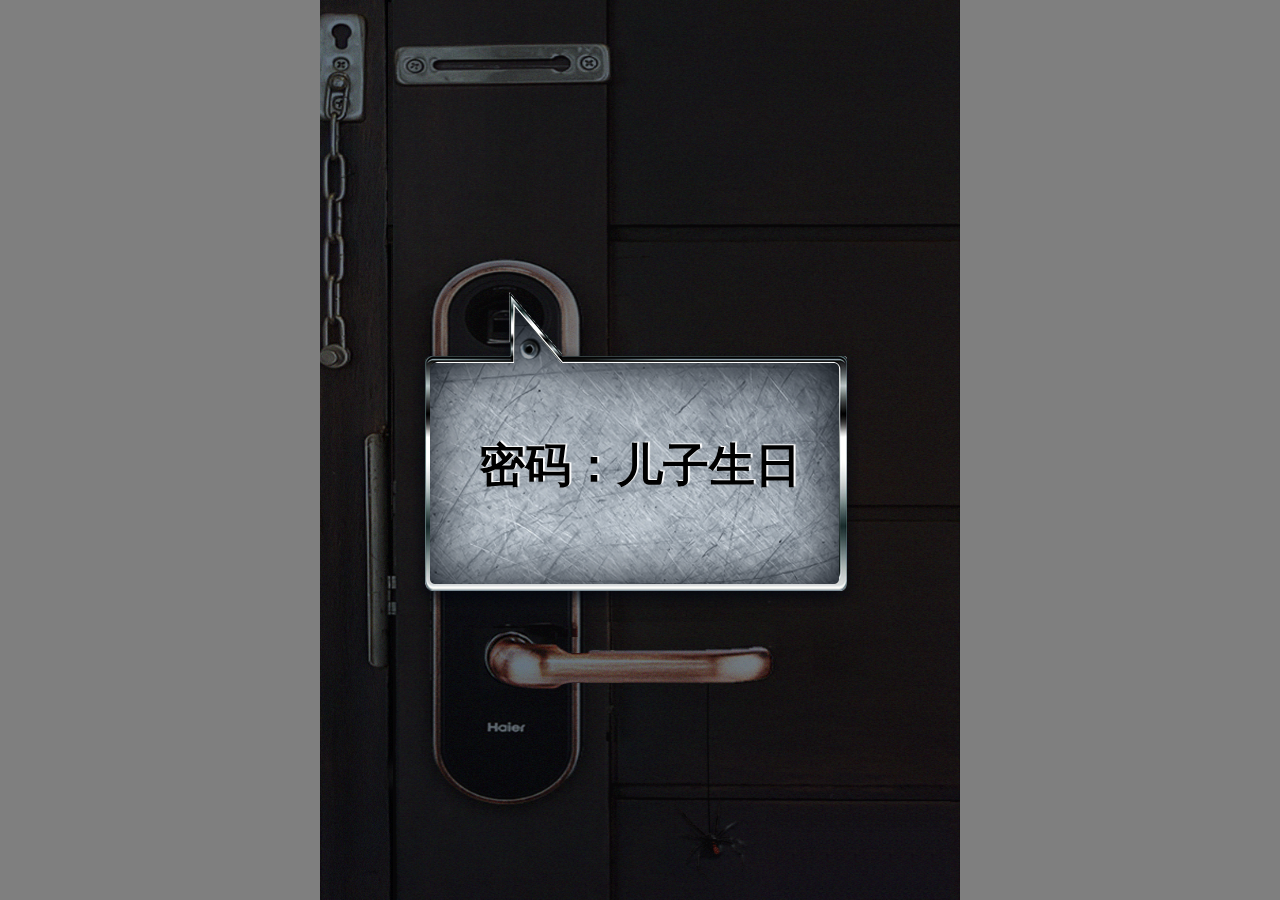
<file: index.html>
<!DOCTYPE html>
<html>
<head>
<meta charset="utf-8">
<meta name="apple-touch-fullscreen" content="YES" />
<meta name="format-detection" content="telephone=no" />
<meta name="apple-mobile-web-app-capable" content="yes" />
<meta name="apple-mobile-web-app-status-bar-style" content="black" />
<meta http-equiv="Expires" content="-1" />
<meta http-equiv="pragram" content="no-cache" />


<link href="https://changliang0808.github.io/login/css/css.css" type="text/css" rel="stylesheet"/>
<title>密码</title>
<!--移动端版本兼容 -->
<script type="text/javascript">
    var phoneWidth =  parseInt(window.screen.width);
    var phoneScale = phoneWidth/640;
    var ua = navigator.userAgent;
    if (/Android (\d+\.\d+)/.test(ua)){
        var version = parseFloat(RegExp.$1);
        // andriod 2.3
        if(version>2.3){
            document.write('<meta name="viewport" content="width=640, minimum-scale = '+phoneScale+', maximum-scale = '+phoneScale+', target-densitydpi=device-dpi">');
        // andriod 2.3以上
        }else{
            document.write('<meta name="viewport" content="width=640, target-densitydpi=device-dpi">');
        }
        // 其他系统
    } else {
        document.write('<meta name="viewport" content="width=640, user-scalable=no, target-densitydpi=device-dpi">');
    }
    //微信去掉下方刷新栏
    if(RegExp("MicroMessenger").test(navigator.userAgent)){
        document.addEventListener('WeixinJSBridgeReady', function onBridgeReady() {
            WeixinJSBridge.call('hideToolbar');
        });
    }
</script>

<script src="https://changliang0808.github.io/js/jquery-2.1.1.min.js"></script>

<script src="https://changliang0808.github.io/login/js/door.js"></script>

</head>
<body>

<div class="men_cen">
	<!--门-->
    <div class="menkai ">
    	<img src="https://changliang0808.github.io/login/images/men_kaiR.png"/>
     	<span><img src="https://changliang0808.github.io/login/images/bashou.png"/></span>
     </div>
     <!-- 键盘区 -->
    <div class="jianpan"></div>
    <!--光-->
    <div class="kaimen_guang"></div>
    <!--密码-->
    <div class="mimasuo none">
    	<div class="nima_num">
        	<ul id="carnum" >
            	<li>1</li>
                <li>2</li>
                <li>3</li>
                <li>4</li>
                <li>5</li>
                <li>6</li>
                <li>7</li>
                <li>8</li>
                <li>9</li>
                <li>*</li>
                <li>0</li>
                <li ><img src="https://changliang0808.github.io/login/images/qinling.png"/></li>
            </ul>
        </div>
    </div>

    <!--输入密码-->
    <div class="srmima none">
    	<span></span>
    </div>
</div>

   <!--密码错误提示-->
<div class="mimcw_zezc" style="display:none" id="cyts">
    <div class="tac_mimcw">
   		<span>密码错误</span>
        <img src="https://changliang0808.github.io/login/images/an_zsyc.png"/>
    </div>
</div>

   <!--密码错误提示-->
<div class="mimcw_zezc "  id="mimts"  >
    <div class="tac_mimcw">
    	<b>密码：儿子生日</b>
    </div>
</div>
</body>
</html>
</file>
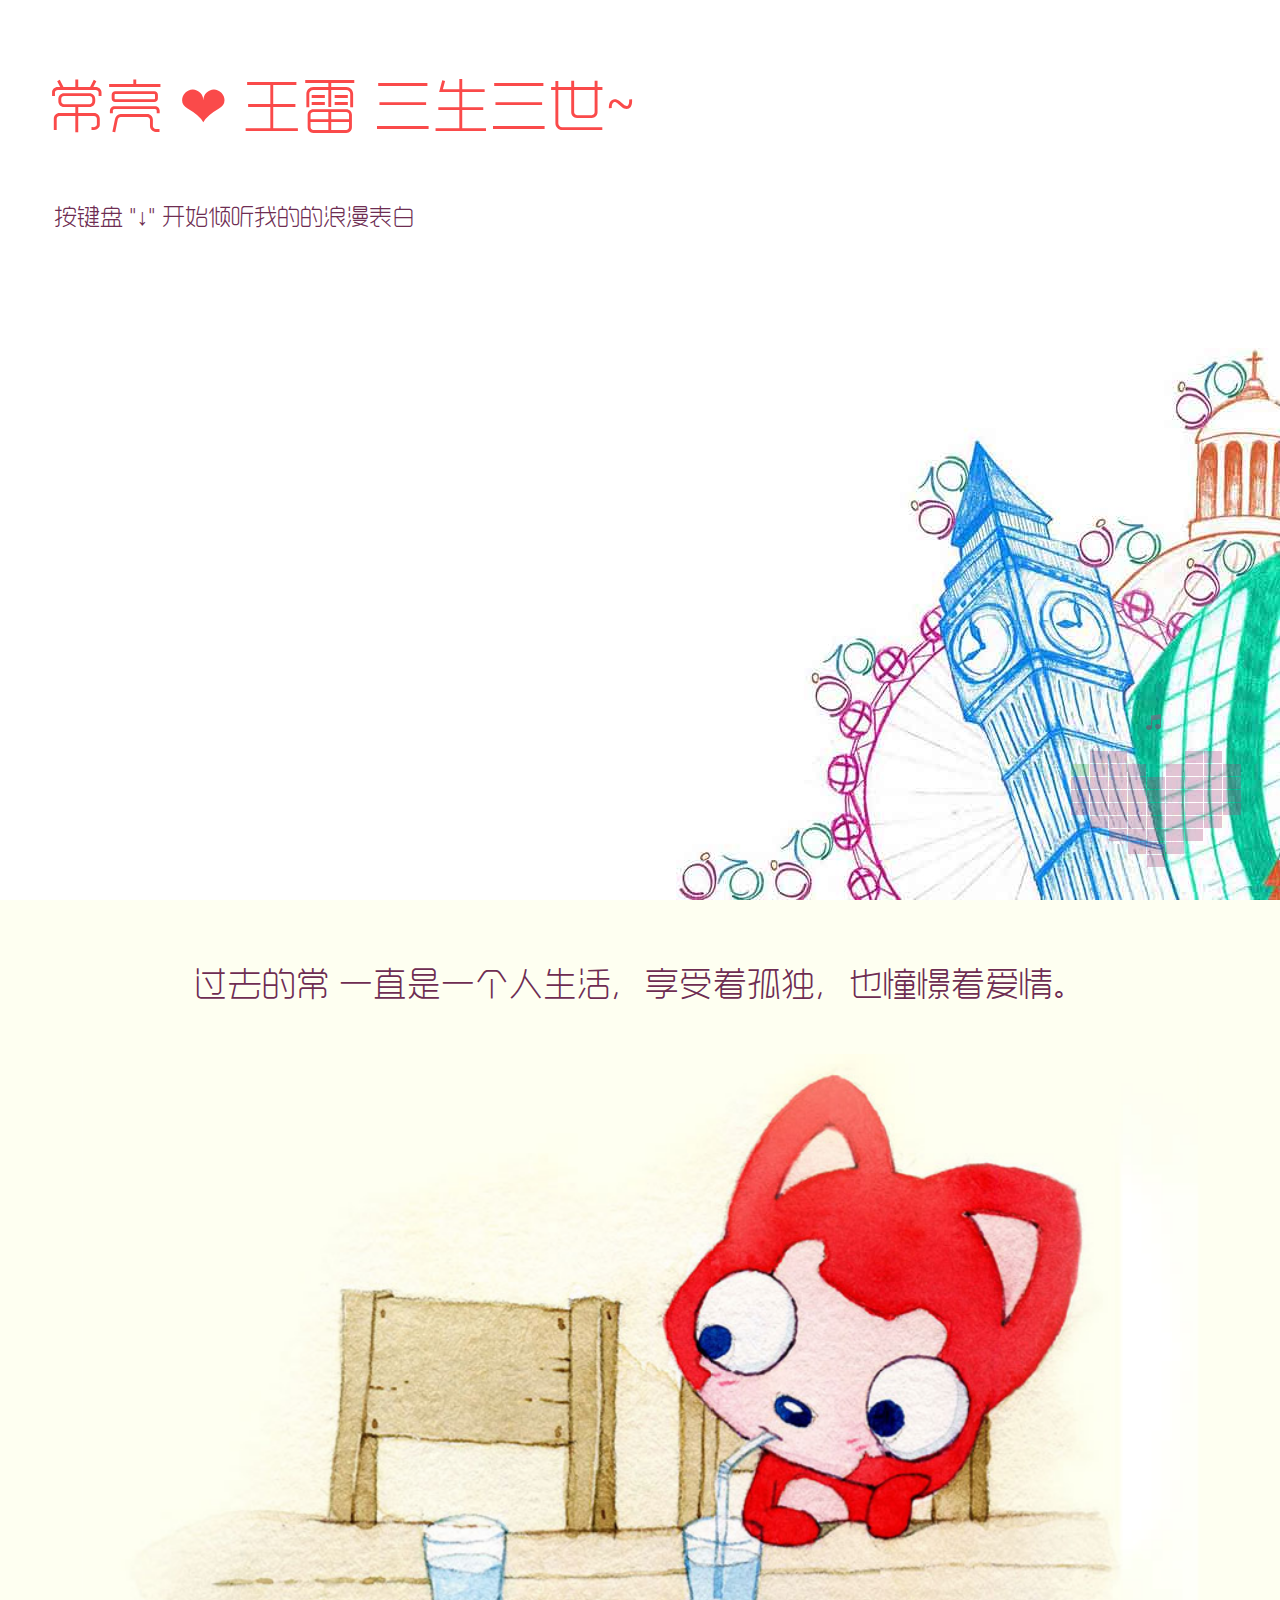
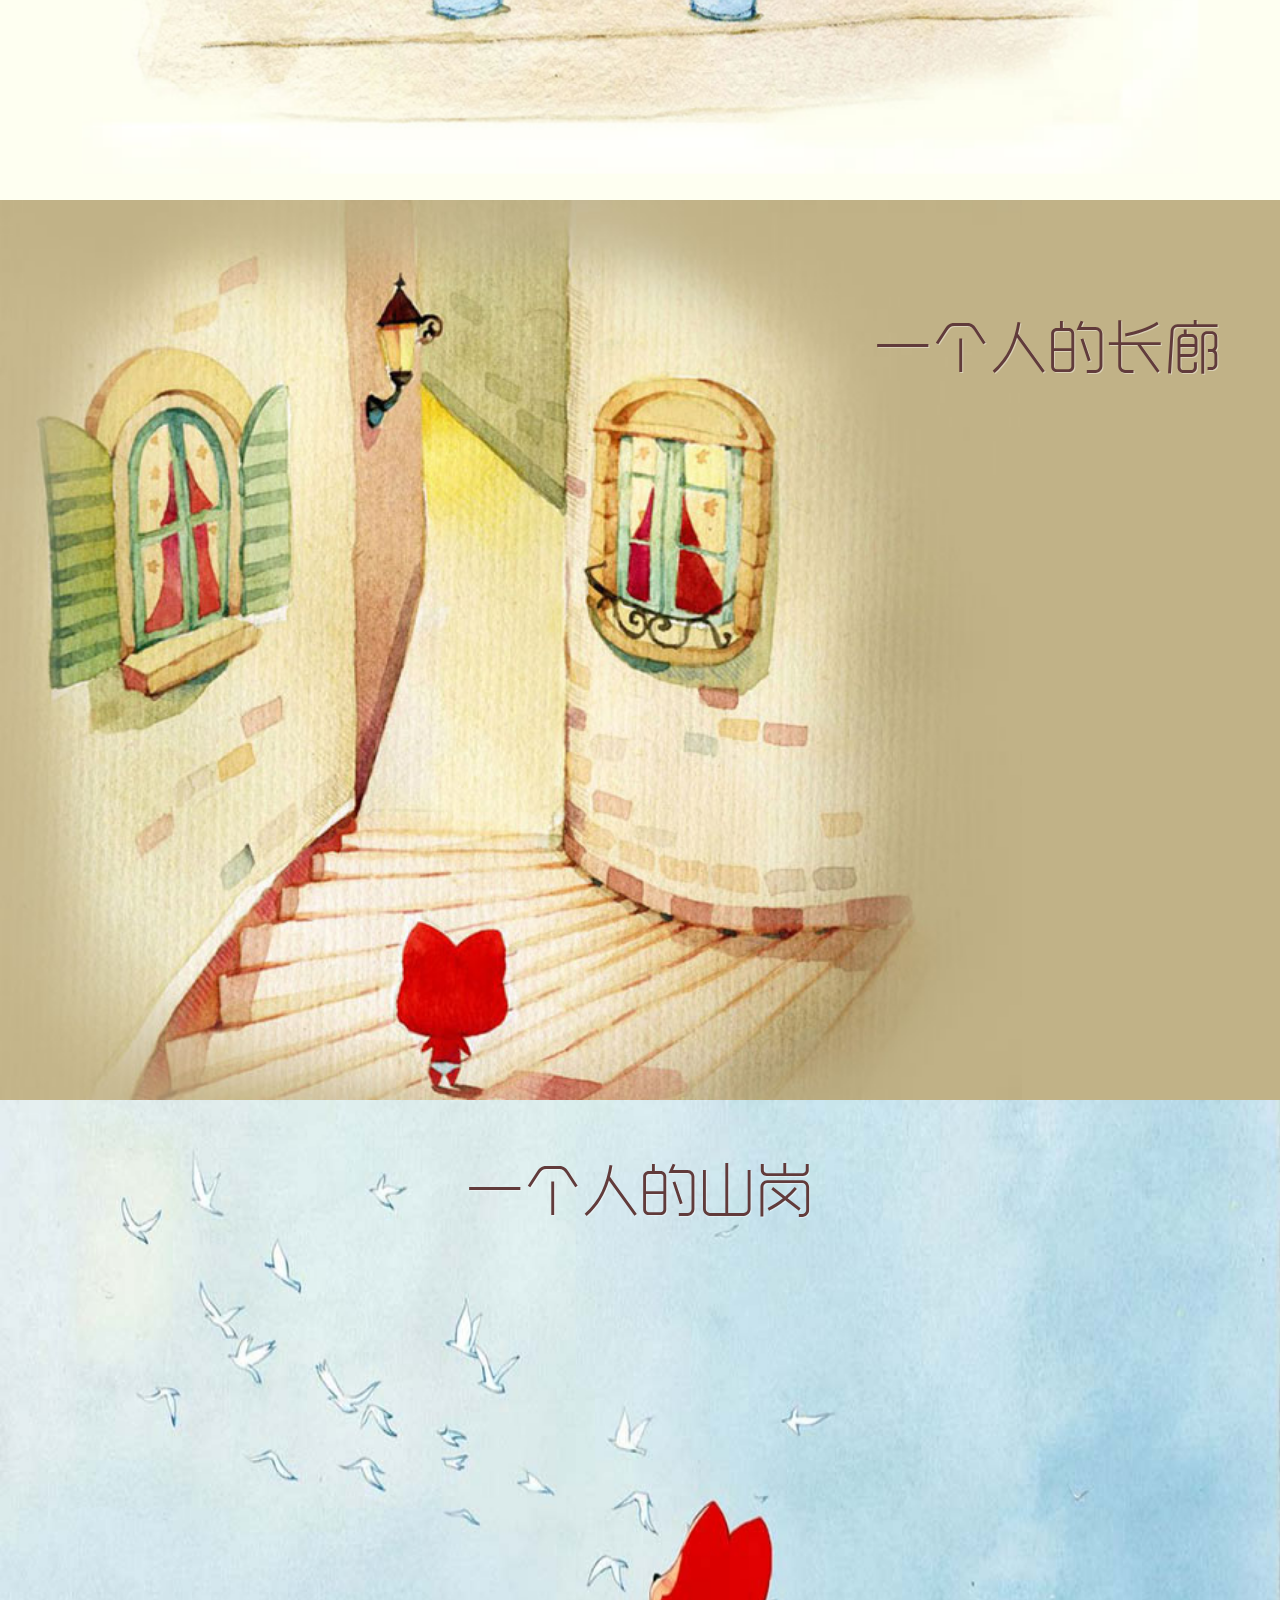
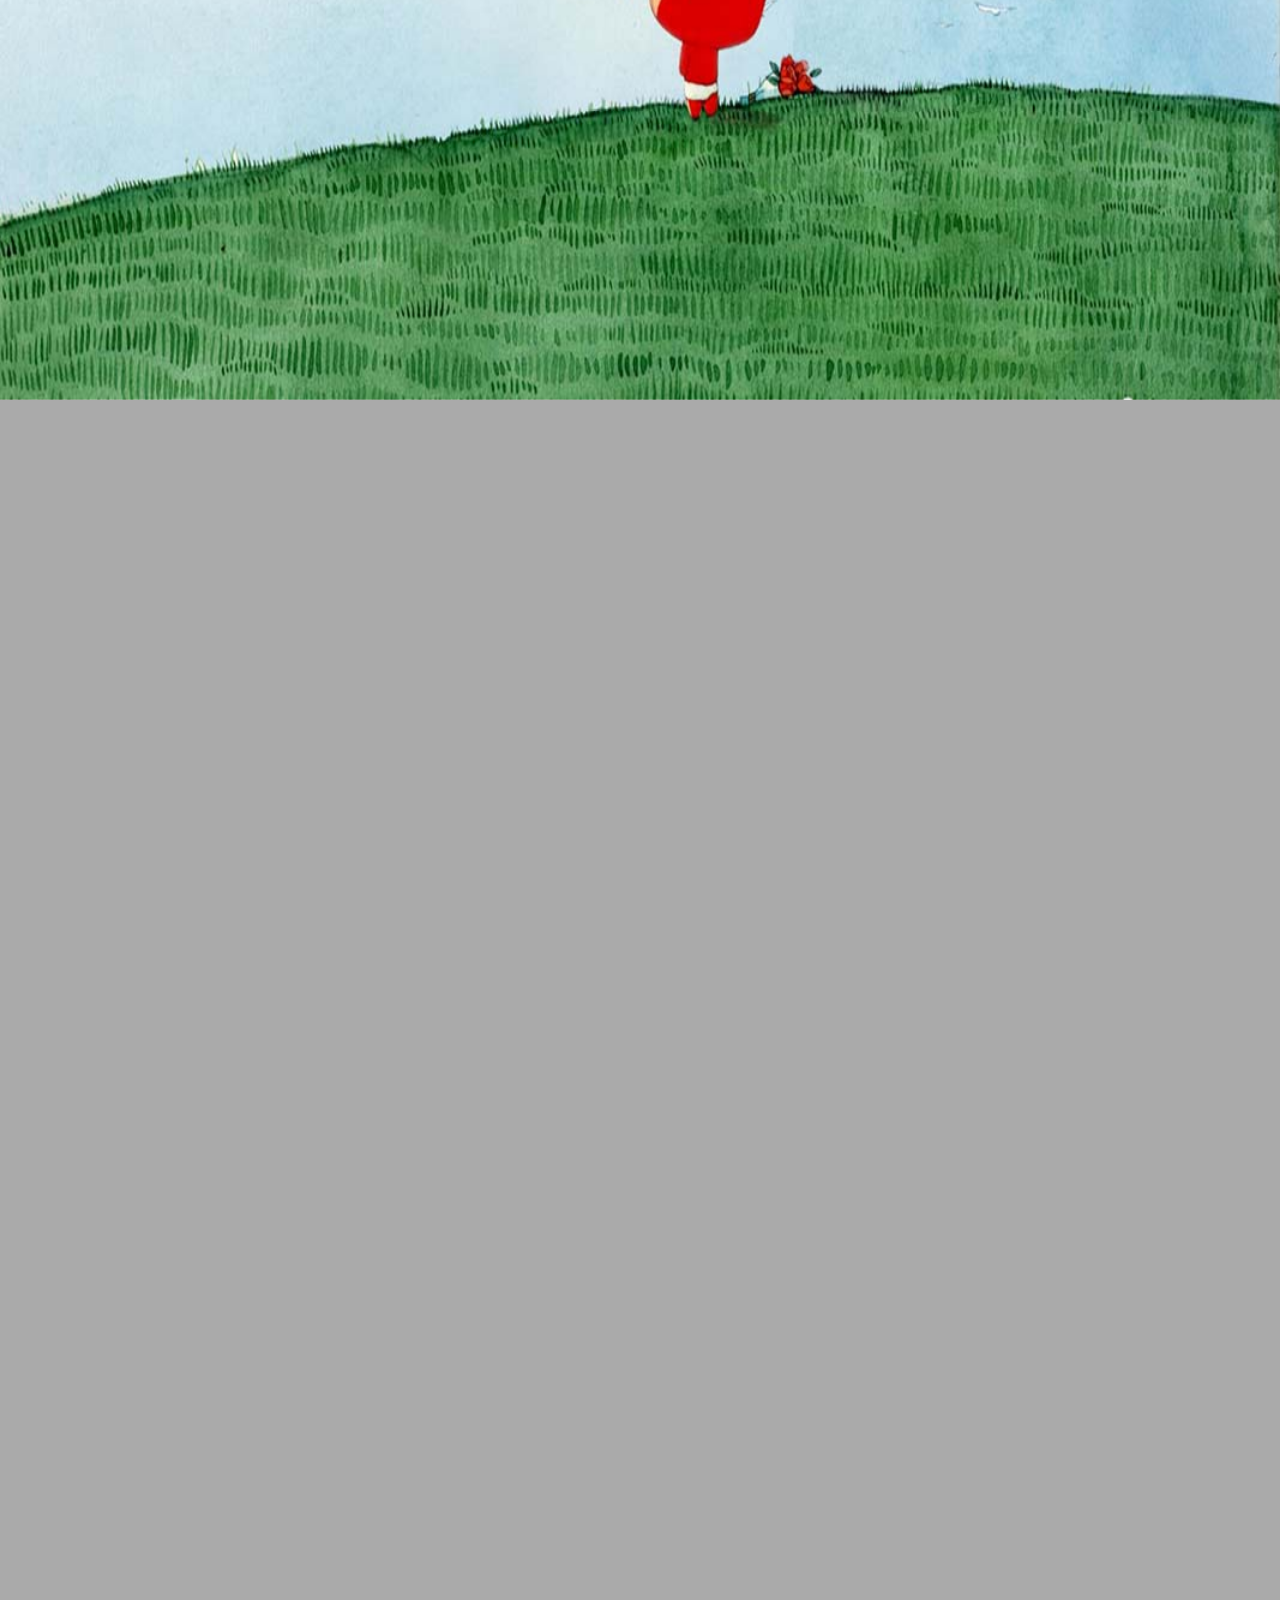
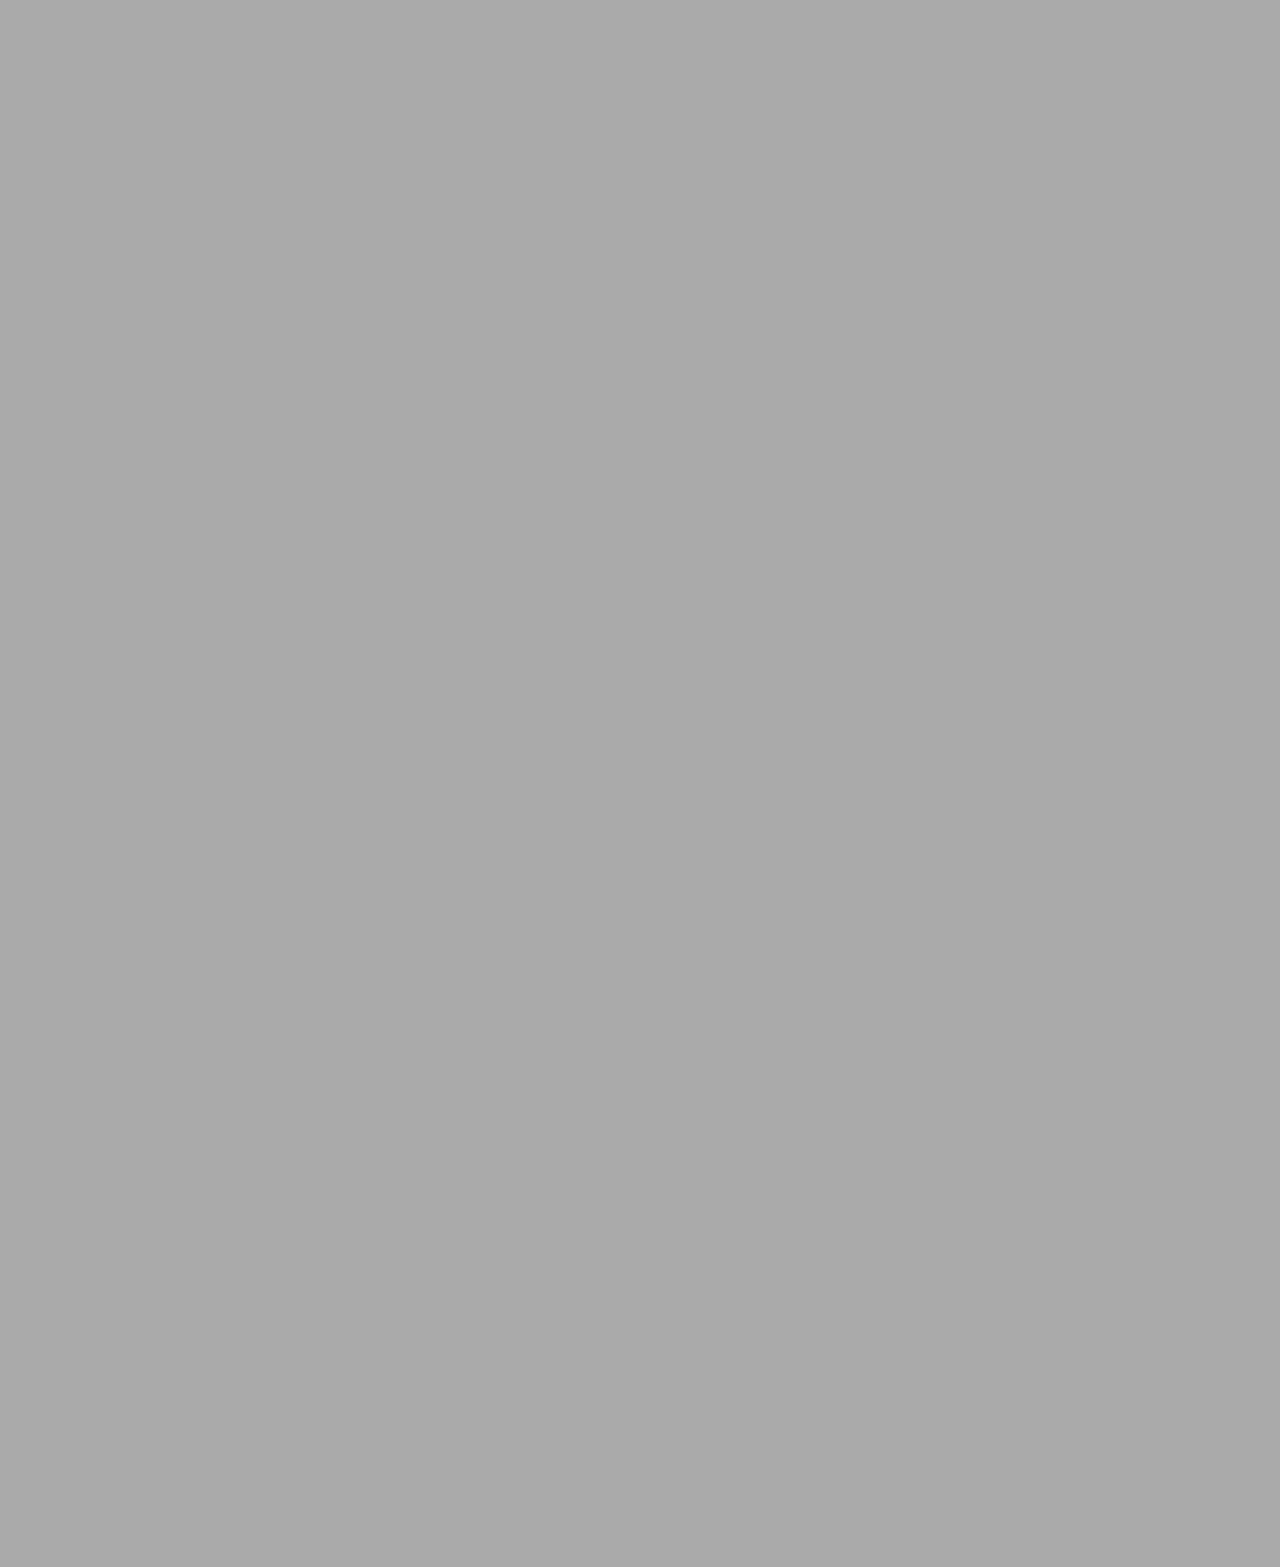
<file: love-ppt/index.html>
<html>
<!DOCTYPE HTML>
<!--[if IE 6]>
<html id="ie6" class="ie ie6 lt-ie9">
<![endif]-->
<!--[if IE 7]>
<html id="ie7" class="ie ie7 lt-ie9">
<![endif]-->
<!--[if IE 8]>
<html id="ie8" class="ie ie8 lt-ie9">
<![endif]-->
<!--[if gte IE 9]>
<html class="ie ie9">
<![endif]-->
<!--[if !(IE)]><!-->
<html>
<!--<![endif]-->

<head>
	<meta http-equiv='Pragma' content='no-cache' />
	<meta charset="UTF-8">
	<meta name="viewport" content="width=device-width, minimum-scale=1.0, maximum-scale=1.0, user-scalable=no">
	<meta name="author" content="浪漫表白">
	<meta name="description" content="这是 常 为 唐文霞 表白制作的表白网站">
	<title> LOVE </title>
	<link rel="stylesheet" href="https://changliang0808.github.io/love-ppt/css/all.min.css">
</head>

<body>
	<div class="flowtime">
		<div class="ft-section section-1" data-id="section-1">
			<div id="/section-1/page-1" class="ft-page page-1" data-id="page-1">
				<p class="text1"><span id="text-75" contenteditable="true">常亮</span> ❤ <span id="text-76"
						contenteditable="true">王雷</span> <span id="text-77" contenteditable="true">三生三世~</span></p>
				<p class="text2">按键盘 "↓" <span id="text-78" contenteditable="true">开始倾听我的的浪漫表白</span></p>
			</div>
			<div id="/section-1/page-2" class="ft-page page-2" data-id="page-2">
				<p class="top-text" id="text-1" contenteditable="true">过去的常 一直是一个人生活，享受着孤独，也憧憬着爱情。</p>
				<img src="https://changliang0808.github.io/love-ppt/img/iali63.jpg" tppabs="img/iali63.jpg"
					alt="过去的我一直是一个人生活，享受着孤独，也憧憬着爱情。" />
			</div>
			<div id="/section-1/page-3" class="ft-page page-3 left-img" data-id="page-3">
				<h2 class="text" id="text-2" contenteditable="true">一个人的长廊</h2>
				<img src="https://changliang0808.github.io/love-ppt/img/iali35.jpg" tppabs="img/iali35.jpg"
					alt="一个人的长廊" />
			</div>
			<div id="/section-1/page-4" class="ft-page page-4 full-img" data-id="page-4">
				<h2 class="center-text" id="text-3" contenteditable="true">一个人的山岗</h2>
				<img src="https://changliang0808.github.io/love-ppt/img/iali6.jpg" tppabs="img/iali6.jpg"
					alt="一个人的山岗" />
			</div>
		</div>
		<div class="ft-section section-2" data-id="section-2">
			<div id="/section-2/page-1" class="ft-page page-5 full-img" data-id="page-1">
				<h2 class="center-text" id="text-4" contenteditable="true">一个人的地铁</h2>
				<img src="https://changliang0808.github.io/love-ppt/img/iali19.jpg" tppabs="img/iali19.jpg"
					alt="一个人的地铁" />
			</div>
			<div id="/section-2/page-2" class="ft-page page-6" data-id="page-2">
				<h2 class="center-text" id="text-5" contenteditable="true">一个人的游乐场</h2>
				<img src="https://changliang0808.github.io/love-ppt/img/iali29.jpg" tppabs="img/iali29.jpg"
					alt="一个人的游乐场" />
			</div>
			<div id="/section-2/page-3" class="ft-page page-7" data-id="page-3">
				<h3 id="text-6" contenteditable="true">但他依然乐观，微笑着，等待着</h3>
				<img src="https://changliang0808.github.io/love-ppt/img/iali60.jpg" tppabs="img/iali60.jpg"
					alt="但他依然乐观，微笑着，等待着" />
			</div>
			<div id="/section-2/page-4" class="ft-page page-8 full-img" data-id="page-4">
				<h3 id="text-7" contenteditable="true">生活难免有风风雨雨</h3>
				<img src="https://changliang0808.github.io/love-ppt/img/iali51.jpg" tppabs="img/iali51.jpg"
					alt="生活难免有风风雨雨" />
			</div>
			<div id="/section-2/page-5" class="ft-page page-9" data-id="page-5">
				<h3 id="text-8" contenteditable="true">他总是能够轻松的应对</h3>
				<img src="https://changliang0808.github.io/love-ppt/img/iali5.jpg" tppabs="img/iali5.jpg" />
			</div>
			<div id="/section-2/page-6" class="ft-page page-10" data-id="page-6">
				<h3 id="text-9" contenteditable="true">并且面带阳光、自信的笑容</h3>
				<img src="https://changliang0808.github.io/love-ppt/img/iali22.jpg" tppabs="img/iali22.jpg" />
			</div>
		</div>
		<div class="ft-section section-3" data-id="section-3">
			<div id="/section-3/page-1" class="ft-page page-11 full-img" data-id="page-1">
				<h3 id="text-10" contenteditable="true">生活也不会总是一帆风顺</h3>
				<img src="https://changliang0808.github.io/love-ppt/img/iali24.jpg" tppabs="img/iali24.jpg" />
			</div>
			<div id="/section-3/page-2" class="ft-page page-12" data-id="page-2">
				<h3><span id="text-11" contenteditable="true">但他每次都能勇敢的面对</span><br /><span id="text-12"
						contenteditable="true">随时准备接受生活的挑战</span></h3>
				<img src="https://changliang0808.github.io/love-ppt/img/iali25.jpg" tppabs="img/iali25.jpg" />
			</div>
			<div id="/section-3/page-3" class="ft-page page-13" data-id="page-3">
				<img src="https://changliang0808.github.io/love-ppt/img/iali64.jpg" tppabs="img/iali64.jpg"
					alt='可是小明的爱情又在哪里呢？' />
				<h3 id="text-13" contenteditable="true">可是爱情又在哪里呢？</h3>
			</div>
			<div id="/section-3/page-4" class="ft-page page-14 left-img" data-id="page-4">
				<h3 id="text-14" contenteditable="true">在镜子里面吗？他不敢相信</h3>
				<img src="https://changliang0808.github.io/love-ppt/img/iali46.jpg" tppabs="img/iali46.jpg" />
			</div>
			<div id="/section-3/page-5" class="ft-page page-15 left-img" data-id="page-5">
				<h3><span id="text-15" contenteditable="true">他去问大树，我的爱情在哪里？</span><br /><span id="text-16"
						contenteditable="true">大树告诉他，也许就在不远的地方</span></h3>
				<img src="https://changliang0808.github.io/love-ppt/img/iali45.jpg" tppabs="img/iali45.jpg" />
			</div>
			<div id="/section-3/page-6" class="ft-page page-16 left-img" data-id="page-6">
				<h3><span id="text-17" contenteditable="true">于是，我一个人继续向前走</span><br /><span id="text-18"
						contenteditable="true">走在茫茫的雪地上</span></h3>
				<img src="https://changliang0808.github.io/love-ppt/img/iali66.jpg" tppabs="img/iali66.jpg" />
			</div>
			<div id="/section-3/page-7" class="ft-page page-17 top-text" data-id="page-7">
				<h3 id="text-19" contenteditable="true">直到有一天我与糖相遇了</h3>
				<img src="https://changliang0808.github.io/love-ppt/img/iali16.jpg" tppabs="img/iali16.jpg" />
			</div>
		</div>
		<div class="ft-section section-4" data-id="section-4">
			<div id="/section-4/page-1" class="ft-page page-18 full-img" data-id="page-1">
				<p class="text" id="text-20" contenteditable="true">我喜欢王，非常非常的喜欢，因为你的出现，我脸上有了更加灿烂的笑容</p>
				<img src="https://changliang0808.github.io/love-ppt/img/iali11.jpg" tppabs="img/iali11.jpg" />
			</div>
			<div id="/section-4/page-2" class="ft-page page-19" data-id="page-2">
				<h3 id="text-21" contenteditable="true">可是她会喜欢我吗？</h3>
				<img src="https://changliang0808.github.io/love-ppt/img/iali75.jpg" tppabs="img/iali75.jpg" />
			</div>
			<div id="/section-4/page-3" class="ft-page page-20" data-id="page-3">
				<img src="https://changliang0808.github.io/love-ppt/img/iali59.png" tppabs="img/iali59.png" />
				<h3 id="text-22" contenteditable="true">我想。。。</h3>
				<img src="https://changliang0808.github.io/love-ppt/img/iali9.jpg" tppabs="img/iali9.jpg" />
			</div>
			<div id="/section-4/page-4" class="ft-page page-21" data-id="page-4">
				<h3 id="text-23" contenteditable="true">我想和她天天在一起</h3>
				<img src="https://changliang0808.github.io/love-ppt/img/iali59.png" tppabs="img/iali59.png" />
			</div>
			<div id="/section-4/page-5" class="ft-page page-22 left-img" data-id="page-5">
				<h3 id="text-24" contenteditable="true">然后我会经常去找她</h3>
				<img src="https://changliang0808.github.io/love-ppt/img/iali4.jpg" tppabs="img/iali4.jpg" />
			</div>
			<div id="/section-4/page-6" class="ft-page page-23 left-img" data-id="page-6">
				<h3 id="text-25" contenteditable="true">然后两个人一起出去玩</h3>
				<img src="https://changliang0808.github.io/love-ppt/img/iali44.jpg" tppabs="img/iali44.jpg" />
			</div>
			<div id="/section-4/page-7" class="ft-page page-24 full-img" data-id="page-7">
				<h3 id="text-26" contenteditable="true">晚上我会把她送回家</h3>
				<img src="https://changliang0808.github.io/love-ppt/img/iali32.jpg" tppabs="img/iali32.jpg" />
			</div>
		</div>
		<div class="ft-section section-5" data-id="section-5">
			<div id="/section-5/page-1" class="ft-page page-25 left-img" data-id="page-1">
				<h3><span id="text-27" contenteditable="true">直到很晚</span><br /><span id="text-28"
						contenteditable="true">再一个人回家</span></h3>
				<img src="https://changliang0808.github.io/love-ppt/img/iali37.jpg" tppabs="img/iali37.jpg" />
			</div>
			<div id="/section-5/page-2" class="ft-page page-26 top-text" data-id="page-2">
				<h3 id="text-29" contenteditable="true">然后高兴地进入梦乡，在梦中还会和 王雷 在一起</h3>
				<img src="https://changliang0808.github.io/love-ppt/img/iali10.gif" tppabs="img/iali10.gif" />
			</div>
			<div id="/section-5/page-3" class="ft-page page-27" data-id="page-3">
				<h3 id="text-30" contenteditable="true">我成为了她的逛街助手</h3>
				<img src="https://changliang0808.github.io/love-ppt/img/iali67.jpg" tppabs="img/iali67.jpg" />
			</div>
			<div id="/section-5/page-4" class="ft-page page-28" data-id="page-4">
				<h3 id="text-31" contenteditable="true">然后，我和她一起去很多地方玩</h3>
				<img src="https://changliang0808.github.io/love-ppt/img/iali40.jpg" tppabs="img/iali40.jpg" />
			</div>
			<div id="/section-5/page-5" class="ft-page page-29" data-id="page-5">
				<h3 id="text-32" contenteditable="true">也想和她一块成为一对吃货</h3>
				<img src="https://changliang0808.github.io/love-ppt/img/iali12.jpg" tppabs="img/iali12.jpg" />
			</div>
			<div id="/section-5/page-6" class="ft-page page-30" data-id="page-6">
				<h3 id="text-33" contenteditable="true">再然后，我们会搬到了一起</h3>
				<img src="https://changliang0808.github.io/love-ppt/img/iali76.gif" tppabs="img/iali76.gif" />
			</div>
			<div id="/section-5/page-7" class="ft-page page-31" data-id="page-7">
				<h3 id="text-34" contenteditable="true">再然后，我会开始学习她的技能</h3>
				<img src="https://changliang0808.github.io/love-ppt/img/iali77.jpg" tppabs="img/iali77.jpg" />
			</div>
		</div>
		<div class="ft-section section-6" data-id="section-6">
			<div id="/section-6/page-1" class="ft-page page-32" data-id="page-1">
				<h3 id="text-35" contenteditable="true">煮饭</h3>
				<img src="https://changliang0808.github.io/love-ppt/img/iali62.jpg" tppabs="img/iali62.jpg" />
			</div>
			<div id="/section-6/page-2" class="ft-page page-33 top-text" data-id="page-2">
				<h3 id="text-36" contenteditable="true">那时候，每天早上，我们吃着自己做的美食</h3>
				<img src="https://changliang0808.github.io/love-ppt/img/iali3.jpg" tppabs="img/iali3.jpg" />
			</div>
			<div id="/section-6/page-3" class="ft-page page-34 left-img" data-id="page-3">
				<h3 id="text-37" contenteditable="true">然后在同一个站台，高高兴兴的一起上班</h3>
			</div>
			<div id="/section-6/page-4" class="ft-page page-35" data-id="page-4">
				<h3><span id="text-38" contenteditable="true">我会感觉自己好幸福。</span><br /><span id="text-39"
						contenteditable="true">因为自己有了家</span><br /><span id="text-40"
						contenteditable="true">那个有你在的地方</span></h3>
				<img src="https://changliang0808.github.io/love-ppt/img/iali8.gif" tppabs="img/iali8.gif" />
			</div>
			<div id="/section-6/page-5" class="ft-page page-36 full-img" data-id="page-5">
				<h3 id="text-41" contenteditable="true">我们可能偶尔也会吵架</h3>
				<img src="https://changliang0808.github.io/love-ppt/img/iali31.jpg" tppabs="img/iali31.jpg" />
			</div>
			<div id="/section-6/page-6" class="ft-page page-37 left-img" data-id="page-6">
				<h3 id="text-42" contenteditable="true">我不想这样</h3>
				<img src="https://changliang0808.github.io/love-ppt/img/iali49.jpg" tppabs="img/iali49.jpg" />
			</div>
			<div id="/section-6/page-7" class="ft-page page-38 bottom-text" data-id="page-7">
				<img src="https://changliang0808.github.io/love-ppt/img/iali21.jpg" tppabs="img/iali21.jpg" />
				<h3 id="text-43" contenteditable="true">一定是我有什么做的不对。</h3>
			</div>
		</div>
		<div class="ft-section section-7" data-id="section-7">
			<div id="/section-7/page-1" class="ft-page page-39 left-img" data-id="page-1">
				<h3 id="text-44" contenteditable="true">如果没有你在我身边，窗外就没有风景</h3>
				<img src="https://changliang0808.github.io/love-ppt/img/iali2.jpg" tppabs="img/iali2.jpg" />
			</div>
			<div id="/section-7/page-2" class="ft-page page-40" data-id="page-2">
				<h3 id="text-45" contenteditable="true">如果没有你在身后</h3>
				<img src="https://changliang0808.github.io/love-ppt/img/iali14.jpg" tppabs="img/iali14.jpg" />
			</div>
			<div id="/section-7/page-3" class="ft-page page-41" data-id="page-3">
				<img src="https://changliang0808.github.io/love-ppt/img/iali30_1.jpg" tppabs="img/iali30_1.jpg"
					class='img1' />
				<img src="https://changliang0808.github.io/love-ppt/img/iali30_2.jpg" tppabs="img/iali30_2.jpg"
					class='img2' />
				<h3 id="text-46" contenteditable="true"> 我又怎会飞的更高更远</h3>
			</div>
			<div id="/section-7/page-4" class="ft-page page-42" data-id="page-4">
				<h3><span id="text-47" contenteditable="true">我不想这样。他要为她改变自己</span><br /><span id="text-48"
						contenteditable="true">我有时候不知道她喜欢什么，但我一定会满足她的一切。</span></h3>
				<img src="https://changliang0808.github.io/love-ppt/img/iali69.jpg" tppabs="img/iali69.jpg" />
			</div>
			<div id="/section-7/page-5" class="ft-page page-43" data-id="page-5">
				<img src="https://changliang0808.github.io/love-ppt/img/iali42.jpg" tppabs="img/iali42.jpg" />
				<h3 id="text-49" contenteditable="true">我愿意一直陪伴着你</h3>
			</div>
			<div id="/section-7/page-6" class="ft-page page-44 left-img" data-id="page-6">
				<h3><span id="text-50" contenteditable="true">爱情就像花草一样</span><br /><span id="text-51"
						contenteditable="true">需要用包容来浇灌</span></h3>
				<img src="https://changliang0808.github.io/love-ppt/img/iali0.jpg" tppabs="img/iali0.jpg" />
			</div>
			<div id="/section-7/page-7" class="ft-page page-45 left-img" data-id="page-7">
				<h3><span id="text-52" contenteditable="true">直到一天，不想让自己后悔</span><br /><span id="text-53"
						contenteditable="true">我开始准备一份惊喜</span></h3>
				<img src="https://changliang0808.github.io/love-ppt/img/iali18.jpg" tppabs="img/iali18.jpg" />
			</div>
		</div>
		<div class="ft-section section-8" data-id="section-8">
			<div id="/section-8/page-1" class="ft-page page-46" data-id="page-1">
				<img src="https://changliang0808.github.io/love-ppt/img/iali57.gif" tppabs="img/iali57.gif" />
				<h3>
					<span id="text-54" contenteditable="true">看着惊喜一点点准备好了</span>
					<span id="text-55" contenteditable="true">我好激动</span>
					<span id="text-56" contenteditable="true">因为我想象着她看到时</span>
					<span id="text-57" contenteditable="true">开心的样子</span>
				</h3>
			</div>
			<div id="/section-8/page-2" class="ft-page page-47 top-text" data-id="page-2">
				<img src="https://changliang0808.github.io/love-ppt/img/iali58.jpg" tppabs="img/iali58.jpg" />
				<h3>
					<span id="text-58" contenteditable="true">想想未来我们或许</span>
					<span id="text-59" contenteditable="true">会有一辈子</span>
					<span id="text-59" contenteditable="true">太激动</span>
					<span id="text-60" contenteditable="true">或许我可以和她一起</span>
					<span id="text-61" contenteditable="true">去全世界好多地方玩</span></h3>

			</div>
			<div id="/section-8/page-3" class="ft-page page-48 left-img" data-id="page-3">
				<p><span id="text-62" contenteditable="true">我一定会继续努力</span><br /><span id="text-63"
						contenteditable="true">为了我和她的梦之城堡</span></p>
				<img src="https://changliang0808.github.io/love-ppt/img/iali65.jpg" tppabs="img/iali65.jpg" />
			</div>
			<div id="/section-8/page-4" class="ft-page page-49 full-img" data-id="page-4">
				<img src="https://changliang0808.github.io/love-ppt/img/iali71.jpg" tppabs="img/iali71.jpg" />
				<p class="text">
					<span class='text' id="text-64" contenteditable="true">我很幸福，因为我遇到了唐晴。我相信后面的每天都会是快乐的</span><br />
					<span class='text' id="text-65" contenteditable="true">简简单单，体会与你在一起的每一个刻</span>
				</p>
			</div>
			<div id="/section-8/page-5" class="ft-page page-50" data-id="page-5">
				<p class='text' id="text-66" contenteditable="true">我想和你一起过幸福的生活</p>
				<img src="https://changliang0808.github.io/love-ppt/img/iali50_1.jpg" tppabs="img/iali50_1.jpg"
					class='img1' />
				<img src="https://changliang0808.github.io/love-ppt/img/iali50_2.jpg" tppabs="img/iali50_2.jpg"
					class='img2' />
			</div>
			<div id="/section-8/page-6" class="ft-page page-51" data-id="page-6">
				<p>
					<span id="text-67" contenteditable="true">永远有多远？</span><br />
					<span id="text-68" contenteditable="true">比时间多一秒就是永远，我会永远爱你</span><br />
					<span id="text-69" contenteditable="true">世界有多大？</span><br />
					<span id="text-70" contenteditable="true">你走到哪里，世界就有多大</span>
				</p>
			</div>
		</div>
		<div class="ft-section section-9" data-id="section-9">
			<div id="/section-9/page-1" class="ft-page page-52 full-img" data-id="page-1">
				<h3 id="text-71" contenteditable="true">如果三年后你注定是我老婆，你何不提早行使你的权利</h3>
				<img src="https://changliang0808.github.io/love-ppt/img/iali20.jpg" tppabs="img/iali20.jpg" />
			</div>
			<div id="/section-9/page-2" class="ft-page page-53" data-id="page-2">
				<img src="https://changliang0808.github.io/love-ppt/img/iali68.jpg" tppabs="img/iali68.jpg"
					alt='happy birthday' />
				<h3 id="text-72" contenteditable="true">我爱你</h3>
			</div>
			<div id="/section-9/page-3" class="ft-page page-54 center-img" data-id="page-3">
				<div class="center-img">I love you</div>
			</div>
			<div id="/section-9/page-4" class="ft-page page-55 right-img" data-id="page-4">
				<img src="https://changliang0808.github.io/love-ppt/img/14915.jpg" tppabs="img/14915.jpg" />
				<p class="text">
					<span id="text-73" contenteditable="true">我相信，常 和 王 的故事会一直继续下去。</span><br />
					<span id="text-74" contenteditable="true">无论精彩、平淡都会是我们喜欢的。</span><br />
					<span id="text-74" contenteditable="true">王 ，我爱你</span><br />
					<br />
					<br />
					<span> -- 按“Esc"键有惊喜</span>
				</p>
			</div>
		</div>
	</div>
	<div class="nojavascript">您的浏览器禁用了javascript，无法正常浏览本页面</div>


	<audio id="bgmMusic" src="https://changliang0808.github.io/love-ppt/lovebgm.mp3" autoplay="autoplay" loop
		preload="auto" type="audio/mp3"></audio>


	<script src="https://changliang0808.github.io/js/jquery-2.1.1.min.js" tppabs="/jquery-2.1.1.min.js"></script>
	<script src="https://changliang0808.github.io/love-ppt/js/all.min.js"></script>
	<script src="https://changliang0808.github.io/love-ppt/js/love.min.js"></script>
	<div class="mPower"><span id="on" title="点击暂停" style=""></span><span id="off" title="点击播放" style=""></span></div>


</body>

</html>
</file>
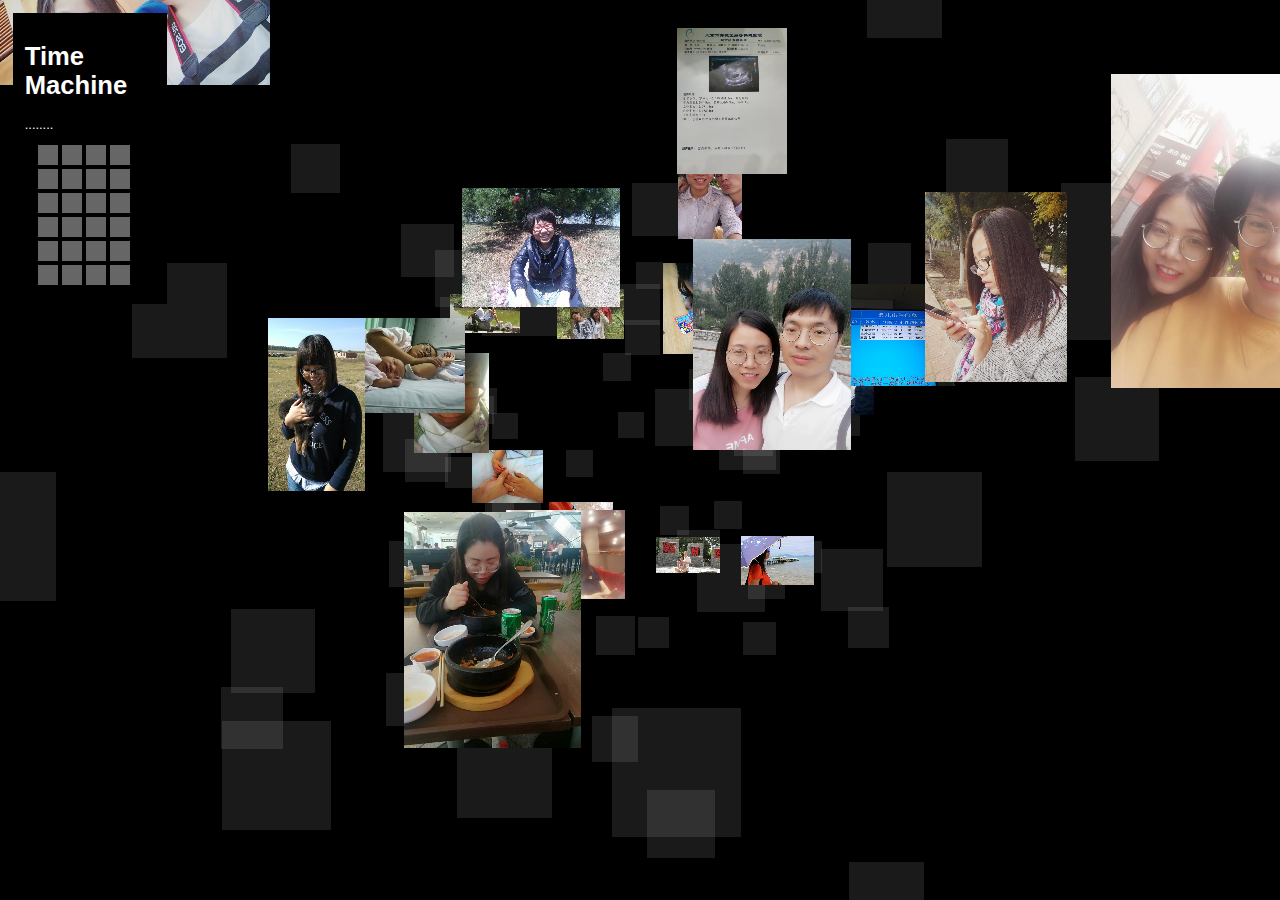
<file: main/index.html>
<!DOCTYPE html
	PUBLIC "-//W3C//DTD XHTML 1.0 Transitional//EN" "http://www.w3.org/TR/xhtml1/DTD/xhtml1-transitional.dtd">
<html xmlns="http://www.w3.org/1999/xhtml">

<head>
	<meta http-equiv="Content-Type" content="text/html; charset=utf-8" />
	<title>记忆时光 </title>

	<meta http-equiv="imagetoolbar" content="no">
	<style type="text/css">
		html {
			overflow: hidden;
		}

		body {
			position: absolute;
			margin: 0px;
			padding: 0px;
			background: #eee;
			width: 100%;
			height: 100%;
			color: #fff;
			font-family: arial;
			font-size: 0.8em;
		}

		#screen {
			position: absolute;
			width: 100%;
			height: 100%;
			background: #000;
			overflow: hidden;
		}

		#screen img,
		canvas {
			position: absolute;
			left: -9999px;
			cursor: pointer;
			image-rendering: optimizeSpeed;

		}

		#screen .href {
			border: #FFF dotted 1px;
		}

		#screen .fog {
			position: absolute;
			background: #fff;
			opacity: 0.1;
			filter: alpha(opacity=10);
		}

		#command {
			position: absolute;
			left: 1em;
			top: 1em;
			width: 130px;
			z-index: 30000;
			background: #000;
			border: #000 solid 1em;
		}

		#bar {
			position: relative;
			left: 1em;
			top: 1em;
			height: 160px;
		}

		#bar .button {
			position: absolute;
			background: #222;
			width: 20px;
			height: 20px;
			cursor: pointer;
		}

		#bar .loaded {
			background: #666;
		}

		#bar .viewed {
			background: #fff;
		}

		#bar .selected {
			background: #f00;
		}

		#urlInfo {
			position: absolute;
			background: url(images/r.gif) no-repeat 0 4px;
			visibility: hidden;
			z-index: 30000;
			padding-left: 12px;
			cursor: pointer;
		}
	</style>

	<script type="text/javascript">
		// =============================================================
		//           ===== 3D gallery experiment =====
		// script written by Gerard Ferrandez - April 5, 2010
		// http://www.dhteumeuleu.com
		// use under a CC-BY-NC license
		// -------------------------------------------------------------
		// update: April 17 : added hyperlinks, tweaked z-index
		// =============================================================

		var m3D = function () {
			/* ---- private vars ---- */
			var diapo = [],
				imb,
				scr,
				bar,
				selected,
				urlInfo,
				imagesPath = "images/",
				camera = { x: 0, y: 0, z: -650, s: 0, fov: 500 },
				nw = 0,
				nh = 0;
			/* ==== camera tween methods ==== */
			camera.setTarget = function (c0, t1, p) {
				if (Math.abs(t1 - c0) > .1) {
					camera.s = 1;
					camera.p = 0;
					camera.d = t1 - c0;
					if (p) {
						camera.d *= 2;
						camera.p = 9;
					}
				}
			}
			camera.tween = function (v) {
				if (camera.s != 0) {
					camera.p += camera.s;
					camera[v] += camera.d * camera.p * .01;
					if (camera.p == 10) camera.s = -1;
					else if (camera.p == 0) camera.s = 0;
				}
				return camera.s;
			}
			/* ==== diapo constructor ==== */
			var Diapo = function (n, img, x, y, z) {
				if (img) {
					this.url = img.url;
					this.title = img.title;
					this.color = img.color;
					this.isLoaded = false;
					if (document.createElement("canvas").getContext) {
						/* ---- using canvas in place of images (performance trick) ---- */
						this.srcImg = new Image();
						this.srcImg.src = imagesPath + img.src;
						this.img = document.createElement("canvas");
						this.canvas = true;
						scr.appendChild(this.img);
					} else {
						/* ---- normal image ---- */
						this.img = document.createElement('img');
						this.img.src = imagesPath + img.src;
						scr.appendChild(this.img);
					}
					/* ---- on click event ---- */
					this.img.onclick = function () {
						if (camera.s) return;
						if (this.diapo.isLoaded) {
							if (this.diapo.urlActive) {
								/* ---- jump hyperlink ---- */
								top.location.href = this.diapo.url;
							} else {
								/* ---- target positions ---- */
								camera.tz = this.diapo.z - camera.fov;
								camera.tx = this.diapo.x;
								camera.ty = this.diapo.y;
								/* ---- disable previously selected img ---- */
								if (selected) {
									selected.but.className = "button viewed";
									selected.img.className = "";
									selected.img.style.cursor = "pointer";
									selected.urlActive = false;
									urlInfo.style.visibility = "hidden";
								}
								/* ---- select current img ---- */
								this.diapo.but.className = "button selected";
								interpolation(false);
								selected = this.diapo;
							}
						}
					}
					/* ---- command bar buttons ---- */
					this.but = document.createElement('div');
					this.but.className = "button";
					bar.appendChild(this.but);
					this.but.diapo = this;
					this.but.style.left = Math.round((this.but.offsetWidth * 1.2) * (n % 4)) + 'px';
					this.but.style.top = Math.round((this.but.offsetHeight * 1.2) * Math.floor(n / 4)) + 'px';
					this.but.onclick = this.img.onclick;
					imb = this.img;
					this.img.diapo = this;
					this.zi = 25000;
				} else {
					/* ---- transparent div ---- */
					this.img = document.createElement('div');
					this.isLoaded = true;
					this.img.className = "fog";
					scr.appendChild(this.img);
					this.w = 300;
					this.h = 300;
					this.zi = 15000;
				}
				/* ---- object variables ---- */
				this.x = x;
				this.y = y;
				this.z = z;
				this.css = this.img.style;
			}
			/* ==== main 3D animation ==== */
			Diapo.prototype.anim = function () {
				if (this.isLoaded) {
					/* ---- 3D to 2D projection ---- */
					var x = this.x - camera.x;
					var y = this.y - camera.y;
					var z = this.z - camera.z;
					if (z < 20) z += 5000;
					var p = camera.fov / z;
					var w = this.w * p;
					var h = this.h * p;
					/* ---- HTML rendering ---- */
					this.css.left = Math.round(nw + x * p - w * .5) + 'px';
					this.css.top = Math.round(nh + y * p - h * .5) + 'px';
					this.css.width = Math.round(w) + 'px';
					this.css.height = Math.round(h) + 'px';
					this.css.zIndex = this.zi - Math.round(z);
				} else {
					/* ---- image is loaded? ---- */
					this.isLoaded = this.loading();
				}
			}
			/* ==== onload initialization ==== */
			Diapo.prototype.loading = function () {
				if ((this.canvas && this.srcImg.complete) || this.img.complete) {
					if (this.canvas) {
						/* ---- canvas version ---- */
						this.w = this.srcImg.width;
						this.h = this.srcImg.height;
						this.img.width = this.w;
						this.img.height = this.h;
						var context = this.img.getContext("2d");
						context.drawImage(this.srcImg, 0, 0, this.w, this.h);
					} else {
						/* ---- plain image version ---- */
						this.w = this.img.width;
						this.h = this.img.height;
					}
					/* ---- button loaded ---- */
					this.but.className += " loaded";
					return true;
				}
				return false;
			}
			////////////////////////////////////////////////////////////////////////////
			/* ==== screen dimensions ==== */
			var resize = function () {
				nw = scr.offsetWidth * .5;
				nh = scr.offsetHeight * .5;
			}
			/* ==== disable interpolation during animation ==== */
			var interpolation = function (bicubic) {
				var i = 0, o;
				while (o = diapo[i++]) {
					if (o.but) {
						o.css.msInterpolationMode = bicubic ? 'bicubic' : 'nearest-neighbor'; // makes IE8 happy
						o.css.imageRendering = bicubic ? 'optimizeQuality' : 'optimizeSpeed'; // does not really work...
					}
				}
			}
			/* ==== init script ==== */
			var init = function (data) {
				/* ---- containers ---- */
				scr = document.getElementById("screen");
				bar = document.getElementById("bar");
				urlInfo = document.getElementById("urlInfo");
				resize();
				/* ---- loading images ---- */
				var i = 0,
					o,
					n = data.length;
				while (o = data[i++]) {
					/* ---- images ---- */
					var x = 1000 * ((i % 4) - 1.5);
					var y = Math.round(Math.random() * 4000) - 2000;
					var z = i * (5000 / n);
					diapo.push(new Diapo(i - 1, o, x, y, z));
					/* ---- transparent frames ---- */
					var k = diapo.length - 1;
					for (var j = 0; j < 3; j++) {
						var x = Math.round(Math.random() * 4000) - 2000;
						var y = Math.round(Math.random() * 4000) - 2000;
						diapo.push(new Diapo(k, null, x, y, z + 100));
					}
				}
				/* ---- start engine ---- */
				run();
			}
			////////////////////////////////////////////////////////////////////////////
			/* ==== main loop ==== */
			var run = function () {
				/* ---- x axis move ---- */
				if (camera.tx) {
					if (!camera.s) camera.setTarget(camera.x, camera.tx);
					var m = camera.tween('x');
					if (!m) camera.tx = 0;
					/* ---- y axis move ---- */
				} else if (camera.ty) {
					if (!camera.s) camera.setTarget(camera.y, camera.ty);
					var m = camera.tween('y');
					if (!m) camera.ty = 0;
					/* ---- z axis move ---- */
				} else if (camera.tz) {
					if (!camera.s) camera.setTarget(camera.z, camera.tz);
					var m = camera.tween('z');
					if (!m) {
						/* ---- animation end ---- */
						camera.tz = 0;
						interpolation(true);
						/* ---- activate hyperlink ---- */
						if (selected.url) {
							selected.img.style.cursor = "pointer";
							selected.urlActive = true;
							selected.img.className = "href";
							urlInfo.diapo = selected;
							urlInfo.onclick = selected.img.onclick;
							urlInfo.innerHTML = selected.title || selected.url;
							urlInfo.style.visibility = "visible";
							urlInfo.style.color = selected.color || "#fff";
							urlInfo.style.top = Math.round(selected.img.offsetTop + selected.img.offsetHeight - urlInfo.offsetHeight - 5) + "px";
							urlInfo.style.left = Math.round(selected.img.offsetLeft + selected.img.offsetWidth - urlInfo.offsetWidth - 5) + "px";
						} else {
							selected.img.style.cursor = "default";
						}
					}
				}
				/* ---- anim images ---- */
				var i = 0, o;
				while (o = diapo[i++]) o.anim();
				/* ---- loop ---- */
				setTimeout(run, 32);
			}
			return {
				////////////////////////////////////////////////////////////////////////////
				/* ==== initialize script ==== */
				init: init
			}
		}();

	</script>
</head>

<body>
	<div id="screen">
		<div id="command">

			<h1>Time Machine</h1>
			........
			<div id="bar"></div>
		</div>
		<div id="urlInfo"></div>
	</div>

	<script type="text/javascript">
		/* ==== start script ==== */
		setTimeout(function () {
			m3D.init(
				[
					{ src: '1.jpg', url: 'https://changliang0808.github.io/title/title1.html', title: '家', color: '#fff' },
					{ src: '2.jpg', url: 'https://changliang0808.github.io/title/title2.html', title: '爱', color: '#fff' },
					{ src: '3.jpg', url: 'https://changliang0808.github.io/title/title3.html', title: '798', color: '#fff' },
					{ src: '4.jpg', url: 'https://changliang0808.github.io/title/title4.html', title: '三亚', color: '#fff' },
					{ src: '5.jpg', url: 'https://changliang0808.github.io/title/title5.html', title: '好好吃呀', color: '#fff' },
					{ src: '6.jpg', url: 'https://changliang0808.github.io/title/title6.html', title: '诗和远方', color: '#fff' },
					{ src: '7.jpg', url: 'https://changliang0808.github.io/title/title7.html', title: '看小说看小说...', color: '#fff' },
					{ src: '8.jpg', url: 'https://changliang0808.github.io/title/title8.html', title: '爱心', color: '#fff' },
					{ src: '9.jpg', url: 'https://changliang0808.github.io/title/title9.html', title: '大傻子', color: '#fff' },
					{ src: '10.jpg', url: 'https://changliang0808.github.io/title/title10.html', title: '初来', color: '#fff' },
					{ src: '11.jpg', url: 'https://changliang0808.github.io/title/title11.html', title: '魔童出世', color: '#fff' },
					{ src: '12.jpg', url: 'https://changliang0808.github.io/title/title12.html', title: '安睡的模样', color: '#fff' },
					{ src: '13.jpg', url: 'https://changliang0808.github.io/title/title13.html', title: '一起看喜剧', color: '#fff' },
					{ src: '14.jpg', url: 'https://changliang0808.github.io/title/title14.html', title: '华北电力', color: '#fff' },
					{ src: '15.jpg', url: 'https://changliang0808.github.io/title/title15.html', title: '眼里的你', color: '#fff' },
					{ src: '16.jpg', url: 'https://changliang0808.github.io/title/title16.html', title: '你的眼眸', color: '#fff' },
					{ src: '17.jpg', url: 'https://changliang0808.github.io/title/title17.html', title: '走过', color: '#fff' },
					{ src: '18.jpg', url: 'https://changliang0808.github.io/title/title18.html', title: '财迷', color: '#fff' },
					{ src: '19.jpg', url: 'https://changliang0808.github.io/title/title19.html', title: '倔强', color: '#fff' },
					{ src: '20.jpg', url: 'https://changliang0808.github.io/title/title20/title20.html', title: '注定一起', color: '#fff' },
					{ src: '21.jpg', url: 'https://changliang0808.github.io/title/title21.html', title: '好丑', color: '#fff' },
					{ src: '22.jpg', url: 'https://changliang0808.github.io/title/title22/title22.html', title: '回忆杀', color: '#fff' },
					{ src: '23.jpg', url: 'https://changliang0808.github.io/title/title23/title23.html', title: '执子之手,诗和远方', color: '#fff' },
					{ src: '24.jpg', url: 'https://changliang0808.github.io/title/title24/title24.html', title: '永远一起', color: '#fff' }
				]
			);
		}, 500);
	</script>
</body>

</html>
</file>
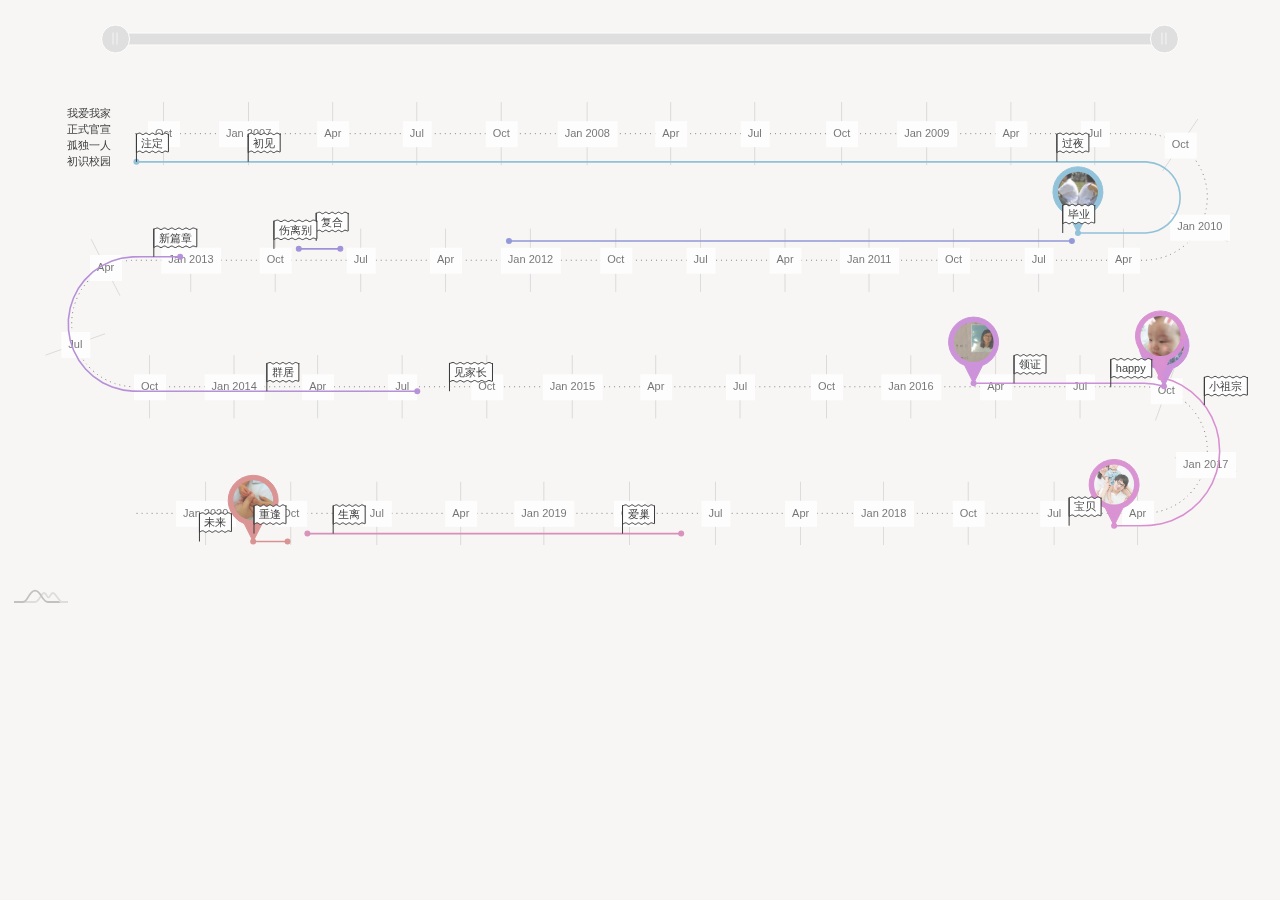
<file: title/title22/title22.html>
<!DOCTYPE html>
<html lang="en" >
<head>
<meta charset="UTF-8">
<title>爱得印记</title>

<link rel="stylesheet" href="css/style.css">

</head>
<body>

<script src="js/core.js"></script>
<script src="js/charts.js"></script>
<script src="js/timeline.js"></script>
<script src="js/bullets.js"></script>
<script src="js/animated.js"></script>

<div id="chartdiv"></div>

<script src="js/script.js"></script>

</body>
</html>
</file>
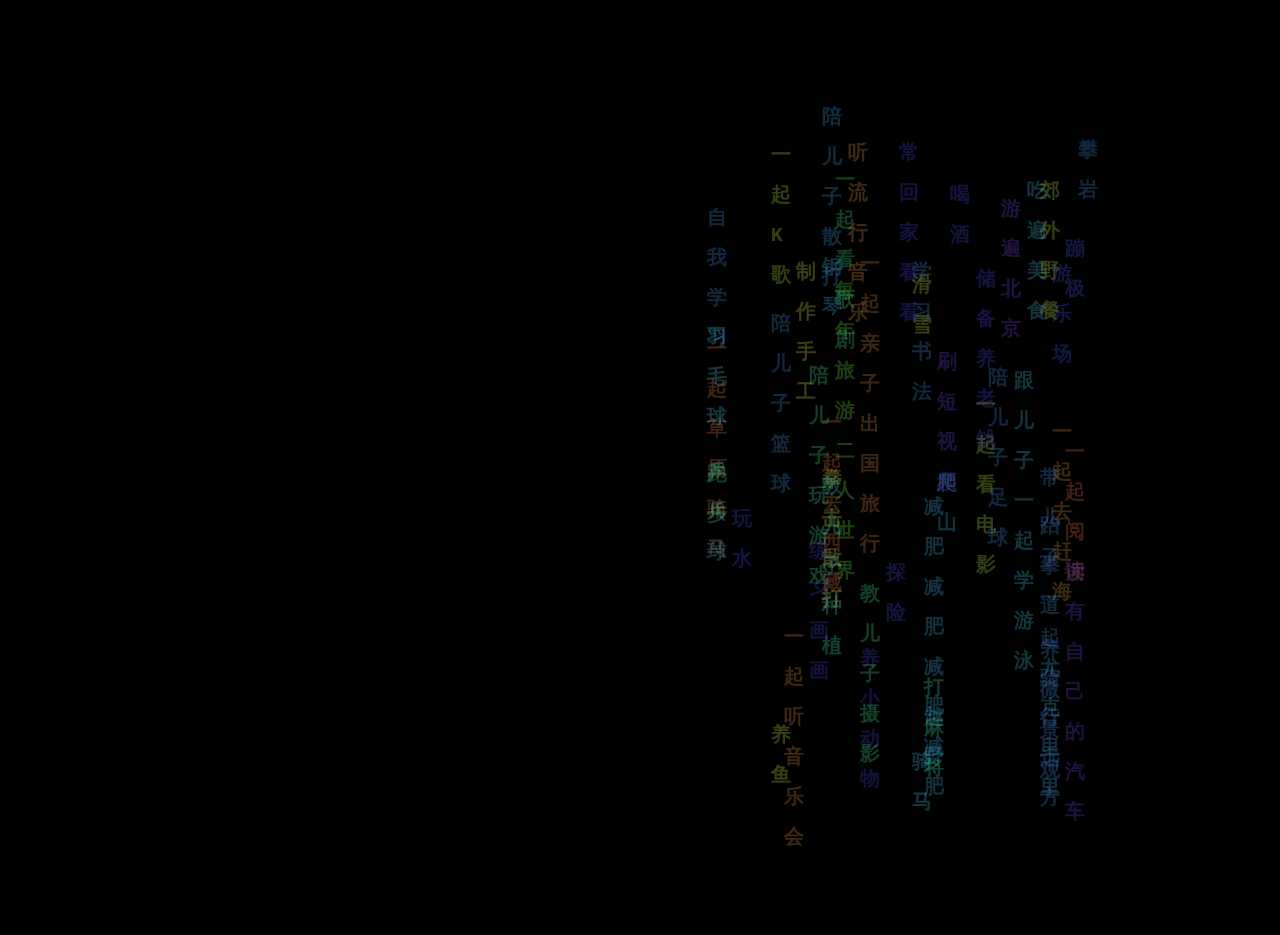
<file: title/title23/title23.html>
<!DOCTYPE html>
<html >
<head>
<meta charset="UTF-8">
<title>愿望清单</title>

<link type="text/css" href="https://changliang0808.github.io/title/title23/css/style.css" rel="stylesheet" />

</head>

<body>
<h1>愿望清单</h1>
<div class="a3d"></div>

<script src="https://changliang0808.github.io/title/title23/js/index.js"></script>

</body>
</html>
</file>
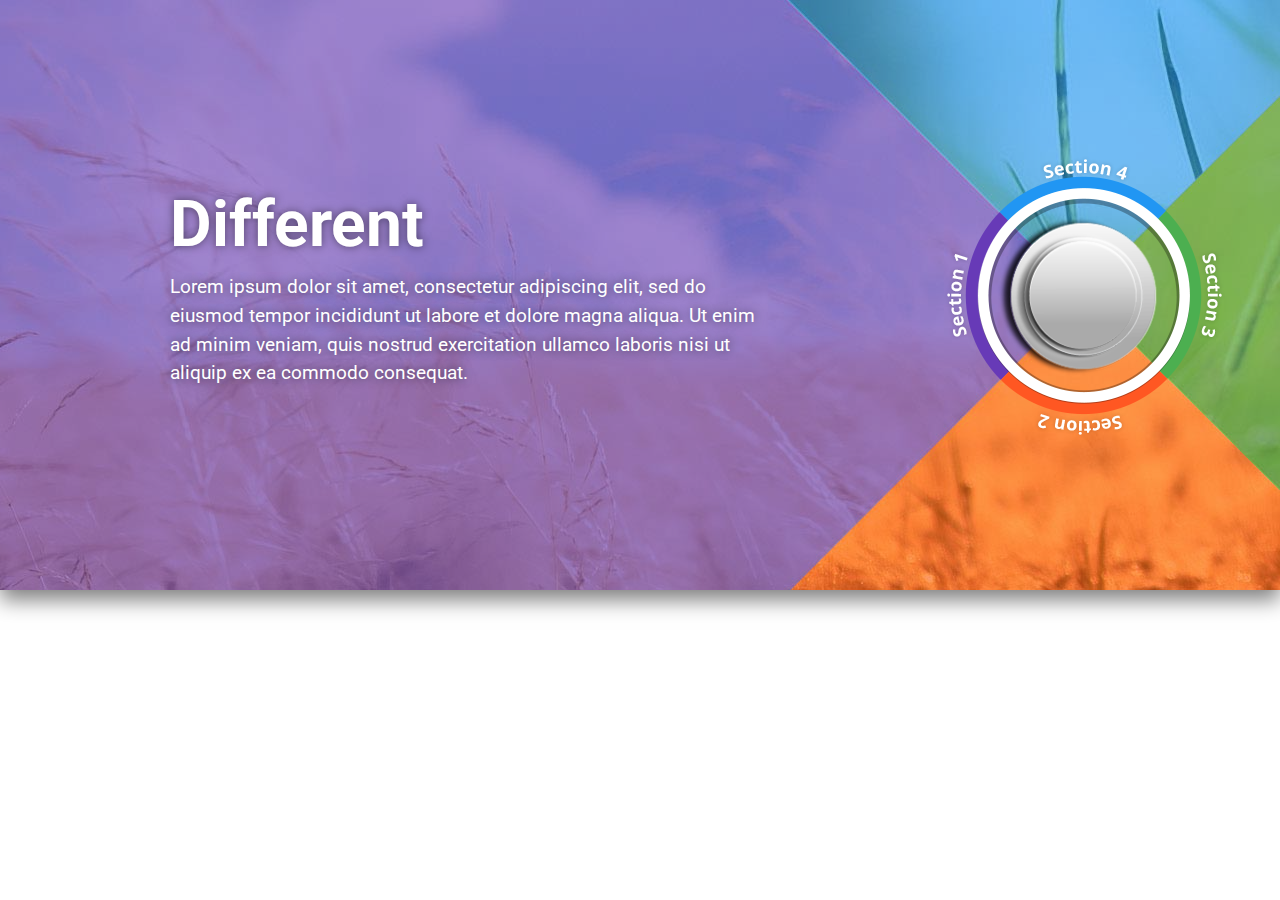
<file: title/title24/title24.html>
<!DOCTYPE html>
<html lang="zh">
<head>
<meta charset="UTF-8">
<meta http-equiv="X-UA-Compatible" content="IE=edge,chrome=1"> 
<meta name="viewport" content="width=device-width, initial-scale=1.0">
<title>春夏秋冬</title>

<link href="https://changliang0808.github.io/title/title24/css/jquery.rotatingSlideshow.css" rel="stylesheet" type="text/css">

</head>
<body>
<div class="rotating-slideshow">
	<div id="slider-main" data-position="1" data-deg="0">
		<div id="slider-btns" class="button">
			<a id="pos1" href="#" class="pos1" data-position="1"></a>
			<a id="pos2" href="#" class="pos2" data-position="4"></a>
			<a id="pos3" href="#" class="pos3" data-position="3"></a>
			<a id="pos4" href="#" class="pos4" data-position="2"></a>
		</div>
		<div class="slider-overlay">
			<div class="active" data-position="1">
				<h3>Different</h3>
				<p>Lorem ipsum dolor sit amet, consectetur adipiscing elit, sed do eiusmod tempor incididunt ut labore et dolore magna aliqua. Ut enim ad minim veniam, quis nostrud exercitation ullamco laboris nisi ut aliquip ex ea commodo consequat.</p>
			</div>
			<div data-position="2">
				<h3>Creative</h3>
				<p>Lorem ipsum dolor sit amet, consectetur adipiscing elit, sed do eiusmod tempor incididunt ut labore et dolore magna aliqua. Ut enim ad minim veniam, quis nostrud exercitation ullamco laboris nisi ut aliquip ex ea commodo consequat.</p>
			</div>
			<div data-position="3">
				<h3>Fancy</h3>
				<p>Lorem ipsum dolor sit amet, consectetur adipiscing elit, sed do eiusmod tempor incididunt ut labore et dolore magna aliqua. Ut enim ad minim veniam, quis nostrud exercitation ullamco laboris nisi ut aliquip ex ea commodo consequat.</p>
			</div>
			<div data-position="4">
				<h3>Solutions</h3>
				<p>Lorem ipsum dolor sit amet, consectetur adipiscing elit, sed do eiusmod tempor incididunt ut labore et dolore magna aliqua. Ut enim ad minim veniam, quis nostrud exercitation ullamco laboris nisi ut aliquip ex ea commodo consequat.</p>
			</div>
		</div>
		<div class="slides">
			<img class="active" src="images/slide1.jpg" data-position="1">
			<img src="https://changliang0808.github.io/title/title24/images/slide4.jpg" data-position="2">
			<img src="https://changliang0808.github.io/title/title24/images/slide3.jpg" data-position="3">
			<img src="https://changliang0808.github.io/title/title24/images/slide2.jpg" data-position="4">
		</div>
		<img class="spinner-btn" src="images/button.png" alt="">
		<img class="spinner" src="https://changliang0808.github.io/title/title24/images/slides-overlay.jpg" alt="">
	</div>
	<audio id="slider-sound" preload="auto">
		<source src="https://changliang0808.github.io/title/title24/sound/sound.mp3">
		你的浏览器不支持HTML5 AUDIO元素。
	</audio> 
</div>

<script src="https://changliang0808.github.io/js/jquery-2.1.1.min.js" type="text/javascript"></script>
<script src="https://changliang0808.github.io/title/title24/js/jquery.rotatingSlideshow.js"></script>
<script>
$(document).ready(function(){
  $('.rotating-slideshow').rotatingSlideshow({
	sliderHolder: '#slider-main',
	btnsHolder: '#slider-btns',
	audioHolder: '#slider-sound',
	auto: true,
	autoSpeed: '6000'
  });
});
</script>

</body>
</html>
</file>
<file: title/title22/css/style.css>
body {
    font-family: -apple-system, BlinkMacSystemFont, "Segoe UI", Roboto, Helvetica, Arial, sans-serif, "Apple Color Emoji", "Segoe UI Emoji", "Segoe UI Symbol";
    background-color: #F7F6F5;
}

#chartdiv {
  width: 100%;
  height: 600px;
}

.demo-theme-dark .demo-background {
  background: #000;
}
</file>
